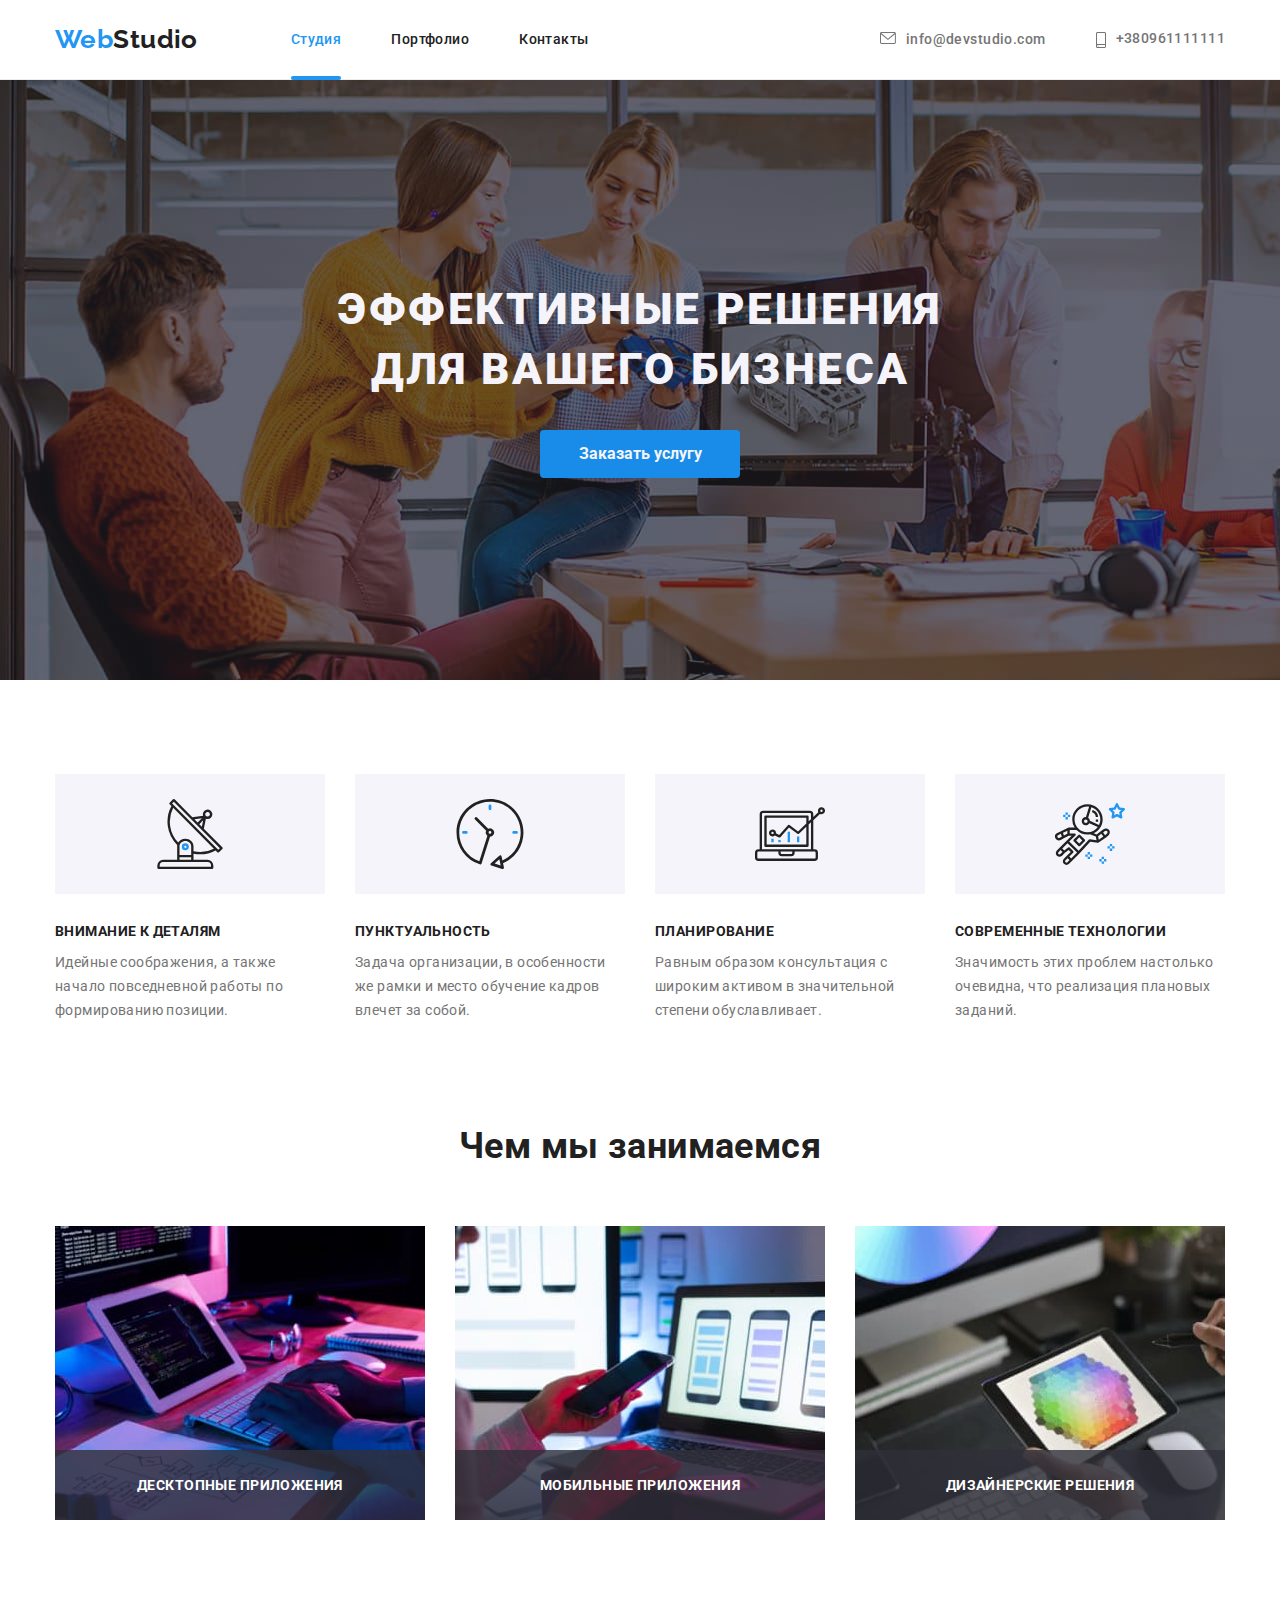
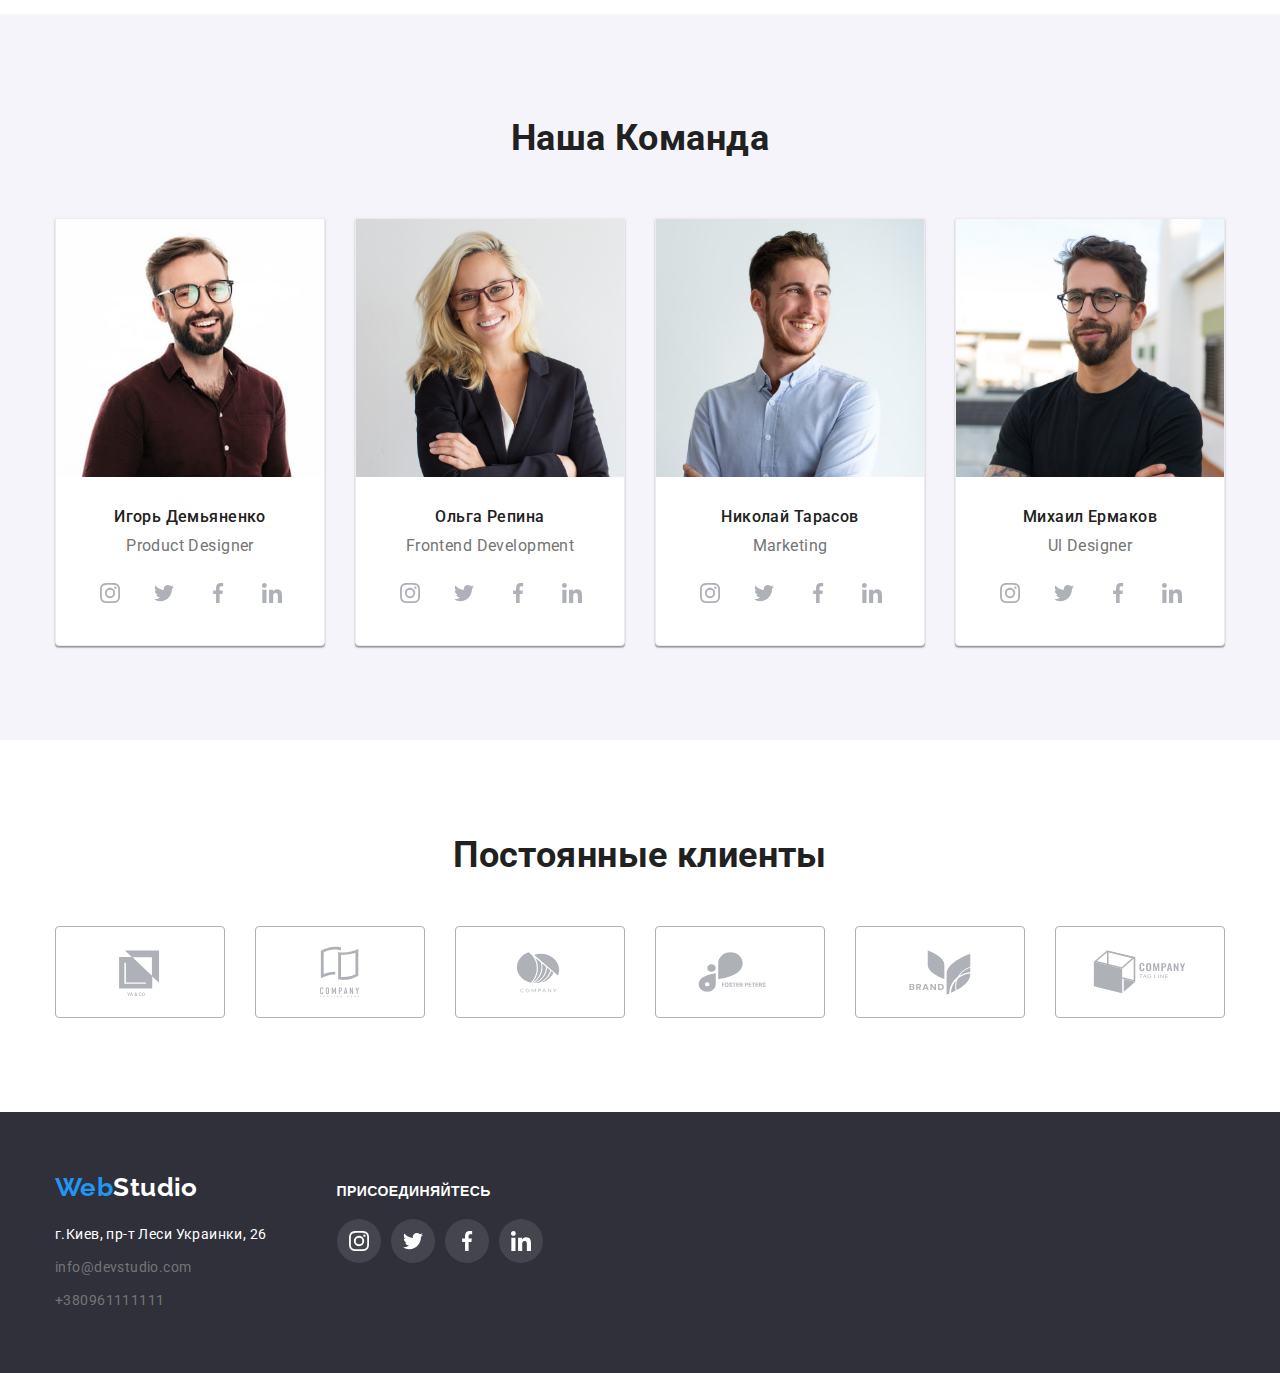
<file: index.html>
<!DOCTYPE html>
<html lang="ru">
  

   <head>
    <meta charset="UTF-8">
    <meta http-equiv="X-UA-Compatible" content="IE=edge">
    <meta name="viewport" content="width=device-width, initial-scale=1.0">
    <title>Document</title>
    <link rel="preconnect" href="https://fonts.googleapis.com">
    <link rel="preconnect" href="https://fonts.gstatic.com" crossorigin>
    <link rel="preconnect" href="https://fonts.googleapis.com"> 
    <link rel="preconnect" href="https://fonts.gstatic.com" crossorigin> 
    <link href="https://fonts.googleapis.com/css2?family=Raleway:wght@700&family=Roboto:wght@400;500;700;900&display=swap" rel="stylesheet">

      <! -- modern-normalize -- >
    
    <link rel="stylesheet" href="https://cdnjs.cloudflare.com/ajax/libs/modern-normalize/1.0.0/modern-normalize.min.css"/>
    
     <! -- Мои стили -- >

    <link rel="stylesheet" href="./css/styles.css ">
   </head>
 <body>
   
    <! -- header -- >

      <header class="header">
        <div class="container header-container">
          <nav class="header-nav">
            <a href="/index.html" class="logotype-link">Web<span class="logotype-link-studio">Studio</span></a>
      
            <ul class="list-text">
              <li class="list-about"><a class="text-item-studio current" href="./index.html">Студия</a></li>
              <li class="list-about"><a class="text-item" href="./portfolio.html">Портфолио</a></li>
              <li class="list-about"><a class="text-item" href="Контакты">Контакты</a></li>
            </ul>
          </nav>
          <ul class="list-text-about">
            <li class="list-item"><a class="text-item-about" href="mailto:info@devstudio.com">
                <svg class="icon-email">
                  <use href="./image/icons.svg#envelope"></use>
                </svg>
                info@devstudio.com</a></li>
            <li class="list-item"><a class="text-item-about" href="tel:+380961111111">
                <svg class="icon-phone">
                  <use href="./image/icons.svg#smartphone"></use>
                </svg>
                +380961111111</a></li>
          </ul>
        </div>
      </header>

    <! -- Оглавление -- >
        
      <section class="hero-title overlay">
        <div class="container">
          <h1 class="hero-list">Эффективные решения для вашего бизнеса</h1>
            <button class="button" type="button" data-modal-open>Заказать услугу</button>
        </div>
      </section>


    <! -- Часть с блоками -- >

   <section class="section"> 
    <div class="container">
     <h2 class="content visually-hidden">Наши свойства</h2>
      <ul class="nav-list">
        <li class="hero-background">
          <div class="hero-substrate">
            <svg width=70px height=70px class="preferences-icon">
              <use href="./image/icons.svg#antenna"></use>
            </svg>
          </div>
          <h3 class="content-about">ВНИМАНИЕ К ДЕТАЛЯМ</h3><p class="content-item">Идейные соображения, а также начало повседневной работы по формированию позиции.</p>
          </li>
        <li class="hero-background">
          <div class="hero-substrate">
            <svg width=70px height=70px class="preferences-icon">
              <use href="./image/icons.svg#clock"></use>
            </svg>
          </div>
          <h3 class="content-about">ПУНКТУАЛЬНОСТЬ</h3><p class="content-item">Задача организации, в особенности же рамки и место обучение кадров влечет за собой.</p>
          </li>
        <li class="hero-background">
          <div class="hero-substrate">
            <svg width=70px height=70px class="preferences-icon">
              <use href="./image/icons.svg#diagram"></use>
            </svg>
          </div>
          <h3  class="content-about">ПЛАНИРОВАНИЕ</h3><p class="content-item">Равным образом консультация с широким активом в значительной степени обуславливает.</p>
          </li>
        <li class="hero-background">
          <div class="hero-substrate">
            <svg width=70px height=70px class="preferences-icon">
              <use href="./image/icons.svg#astronaut"></use>
            </svg>
          </div>
          <h3 class="content-about">СОВРЕМЕННЫЕ ТЕХНОЛОГИИ</h3><p class="content-item">Значимость этих проблем настолько очевидна, что реализация плановых заданий.</p>
          </li>
      </ul>
    </div>
 </section>

    <! -- Чем мы занимаемся -- >

    <section class="section-work">
      <div class="container">
        <h2 class="section-work-title"> Чем мы занимаемся </h2>
          <ul class="doing-image"> 
            <li class="doing-thumb">
              <img class="about-photo" src="./image/img-6.jpg" alt="programer-working-his-desk-office"
                width="370" height="294">
                <p class="doing-lable">Десктопные приложения</p>
            </li>
            <li class="doing-thumb">
              <img class="about-photo" src="./image/img-4.jpg" alt="designers-are-developingis-working"
                width="370" height="294">
                <p class="doing-lable">Мобильные приложения</p>
            </li>
            <li class="doing-thumb">
              <img class="about-photo" src="./image/img-5.jpg" alt="creative-artist-web-design-with-working"
                width="370" height="294">
                <p class="doing-lable">Дизайнерские решения</p>
            </li>
          </ul>
      </div>
    </section>

    <! -- Наша команда -- >

 <section class="section section-team">
    <div class="container">
 <h3 class="pre-team"> Наша Команда</h3>
  <ul class="team"> 
    <li class="team-item">
      <img class="team-photo" src="./image/img-3.jpg" alt="Игорь Демченко Product Designer" width="270" height="260">
        <div class="team-list">
        <h3 class="team-name">Игорь Демьяненко</h3>
        <p class="section-about">Product Designer</p>
        <ul class="team-links">
          <li><a class="team-link" href="">
              <svg class="team-icon" width="20">
                <use href="./image/icons.svg#instagram"></use>
              </svg>
            </a></li>
          <li><a class="team-link" href="">
              <svg class="team-icon" width="20">
                <use href="./image/icons.svg#twitter"></use>
              </svg>
            </a></li>
          <li><a class="team-link" href="">
              <svg class="team-icon" width="20">
                <use href="./image/icons.svg#facebook"></use>
              </svg>
            </a></li>
          <li>
            <a class="team-link" href="">
              <svg class="team-icon" width="20">
                <use href="./image/icons.svg#linkedin"></use>
              </svg>
            </a>
          </li>
        </ul>
        </div>
      </li>
    <li class="team-item"> 
      <img class="team-photo" src="./image/img-2.jpg" alt="Ольга Репина Frontend Development" width="270" height="260">
        <div  class="team-list">
       <h3 class="team-name">Ольга Репина</h3>
       <p  class="section-about">Frontend Development</p>
      <ul class="team-links">
        <li><a class="team-link" href="">
            <svg class="team-icon" width="20" height="20">
              <use href="./image/icons.svg#instagram"></use>
            </svg>
          </a></li>
        <li><a class="team-link" href="">
            <svg class="team-icon" width="20" height="20">
              <use href="./image/icons.svg#twitter"></use>
            </svg>
          </a></li>
        <li><a class="team-link" href="">
            <svg class="team-icon" width="20" height="20">
              <use href="./image/icons.svg#facebook"></use>
            </svg>
          </a></li>
        <li>
          <a class="team-link" href="">
            <svg class="team-icon" width="20" height="20">
              <use href="./image/icons.svg#linkedin"></use>
            </svg>
          </a>
        </li>
      </ul>
      </div>
      </li>
   
   <li class="team-item">
       <img class="team-photo" src="./image/img-1.jpg" alt="Николая Тарасов Marketing" width="270" height="260">
        <div  class="team-list">
      <h3 class="team-name">Николай Тарасов</h3>
      <p  class="section-about">Marketing</p>
      <ul class="team-links">
        <li><a class="team-link" href="">
            <svg class="team-icon" width="20" height="20">
              <use href="./image/icons.svg#instagram"></use>
            </svg>
          </a></li>
        <li><a class="team-link" href="">
            <svg class="team-icon" width="20" height="20">
              <use href="./image/icons.svg#twitter"></use>
            </svg>
          </a></li>
        <li><a class="team-link" href="">
            <svg class="team-icon" width="20" height="20">
              <use href="./image/icons.svg#facebook"></use>
            </svg>
          </a></li>
        <li>
          <a class="team-link" href="">
            <svg class="team-icon" width="20" height="20">
              <use href="./image/icons.svg#linkedin"></use>
            </svg>
          </a>
        </li>
      </ul>
      </div>
      </li>
    
   <li class="team-item" >
       <img class="team-photo" src="./image/img.jpg" alt="Михаил Ермаков Ul Designer" width="270" height="260">
        <div  class="team-list">
      <h3 class="team-name">Михаил Ермаков</h3>
      <p  class="section-about">Ul Designer</p>
      <ul class="team-links">
        <li><a class="team-link" href="">
            <svg class="team-icon" width="20" height="20">
              <use href="./image/icons.svg#instagram"></use>
            </svg>
          </a></li>
        <li><a class="team-link" href="">
            <svg class="team-icon" width="20" height="20">
              <use href="./image/icons.svg#twitter"></use>
            </svg>
          </a></li>
        <li><a class="team-link" href="">
            <svg class="team-icon" width="20" height="20">
              <use href="./image/icons.svg#facebook"></use>
            </svg>
          </a></li>
        <li>
          <a class="team-link" href="">
            <svg class="team-icon" width="20" height="20">
              <use href="./image/icons.svg#linkedin"></use>
            </svg>
          </a>
        </li>
      </ul>
      </div>
   </li>
   </ul>
  </div>
 </section>

 <! -- our clients -- >


<section class="section clients ">
  <div class="container clients">
    <h2 class="section-title">Постоянные клиенты</h2>
    <ul class="clients-list">
      <li class="client-item">
        <a class="client-link" href="">
          <svg width="106" height="60" class="icon-client">
            <use href="./image/icons.svg#Logo-one"></use>
          </svg>
        </a>
      </li>
      <li class="client-item">
        <a class="client-link" href="">
          <svg width="106" height="60" class="icon-client">
            <use href="./image/icons.svg#Logo-two"></use>
          </svg>
        </a>
      </li>
      <li class="client-item">
        <a class="client-link" href="">
          <svg width="106" height="60" class="icon-client">
            <use href="./image/icons.svg#Logo-three"></use>
          </svg>
        </a>
      </li>
      <li class="client-item">
        <a class="client-link" href="">
          <svg width="106" height="60" class="icon-client">
            <use href="./image/icons.svg#Logo-four"></use>
          </svg>
        </a>
      </li>
      <li class="client-item">
        <a class="client-link" href="">
          <svg width="106" height="60" class="icon-client">
            <use href="./image/icons.svg#Logo-five"></use>
          </svg>
        </a>
      </li>
      <li class="client-item">
        <a class="client-link" href="">
          <svg width="106" height="60" class="icon-client">
            <use href="./image/icons.svg#Logo-six"></use>
          </svg>
        </a>
      </li>
    </ul>
  </div>
</section>

    <! -- footer -- >

  <footer class="footer-section">
    <div class="container footer">
      <div class="footer-logo">
      <a href="index.html" class="logotype-link-footer">Web<span class="logotype-link-studio2">Studio</span></a>
        <ul class="footer-list">
          <li>
            <a class="footer-item-adress" href="">г.Киев, пр-т Леси Украинки, 26 </a>
          </li>
          <li>
            <a class="footer-item" href=" mailto:info@devstudio.com">info@devstudio.com</a>
          </li>
          <li>
            <a class="footer-item" href="tel:+380961111111">+380961111111</a>
          </li>
        </ul>
      </div>        
         
      <! -- Присоединяйтесь -- >
  

      <div class="join-link">
        <p class="footer-join">Присоединяйтесь</p>
        <ul class="footer-links">
          <li><a class="footer-link" href="">
              <svg class="icon-footer" width=44px>
                <use href="./image/icons.svg#instagram"></use>
              </svg>
            </a></li>
          <li><a class="footer-link" href=""><svg class="icon-footer" width=20px>
                <use href="./image/icons.svg#twitter"></use>
              </svg></a></li>
          <li><a class="footer-link" href=""><svg class="icon-footer" width=20px>
                <use href="./image/icons.svg#facebook"></use>
              </svg></a></li>
          <li><a class="footer-link" href=""><svg class="icon-footer" width=20px>
                <use href="./image/icons.svg#linkedin"></use>
              </svg></a></li>
        </ul>
      </div>
    </div>
  </footer>

<div class="backdrop is-hidden" data-modal>
  <div class="modal">
    <button class="modal-button" data-modal-close><svg class="modal-close" width=18px height=18px>
        <use href="./image/icons.svg#close-black"></use>
      </svg>

    </button>
  </div>
</div>

<script src="./js/modal.js"></script>

 </body>
 </html>
</file>
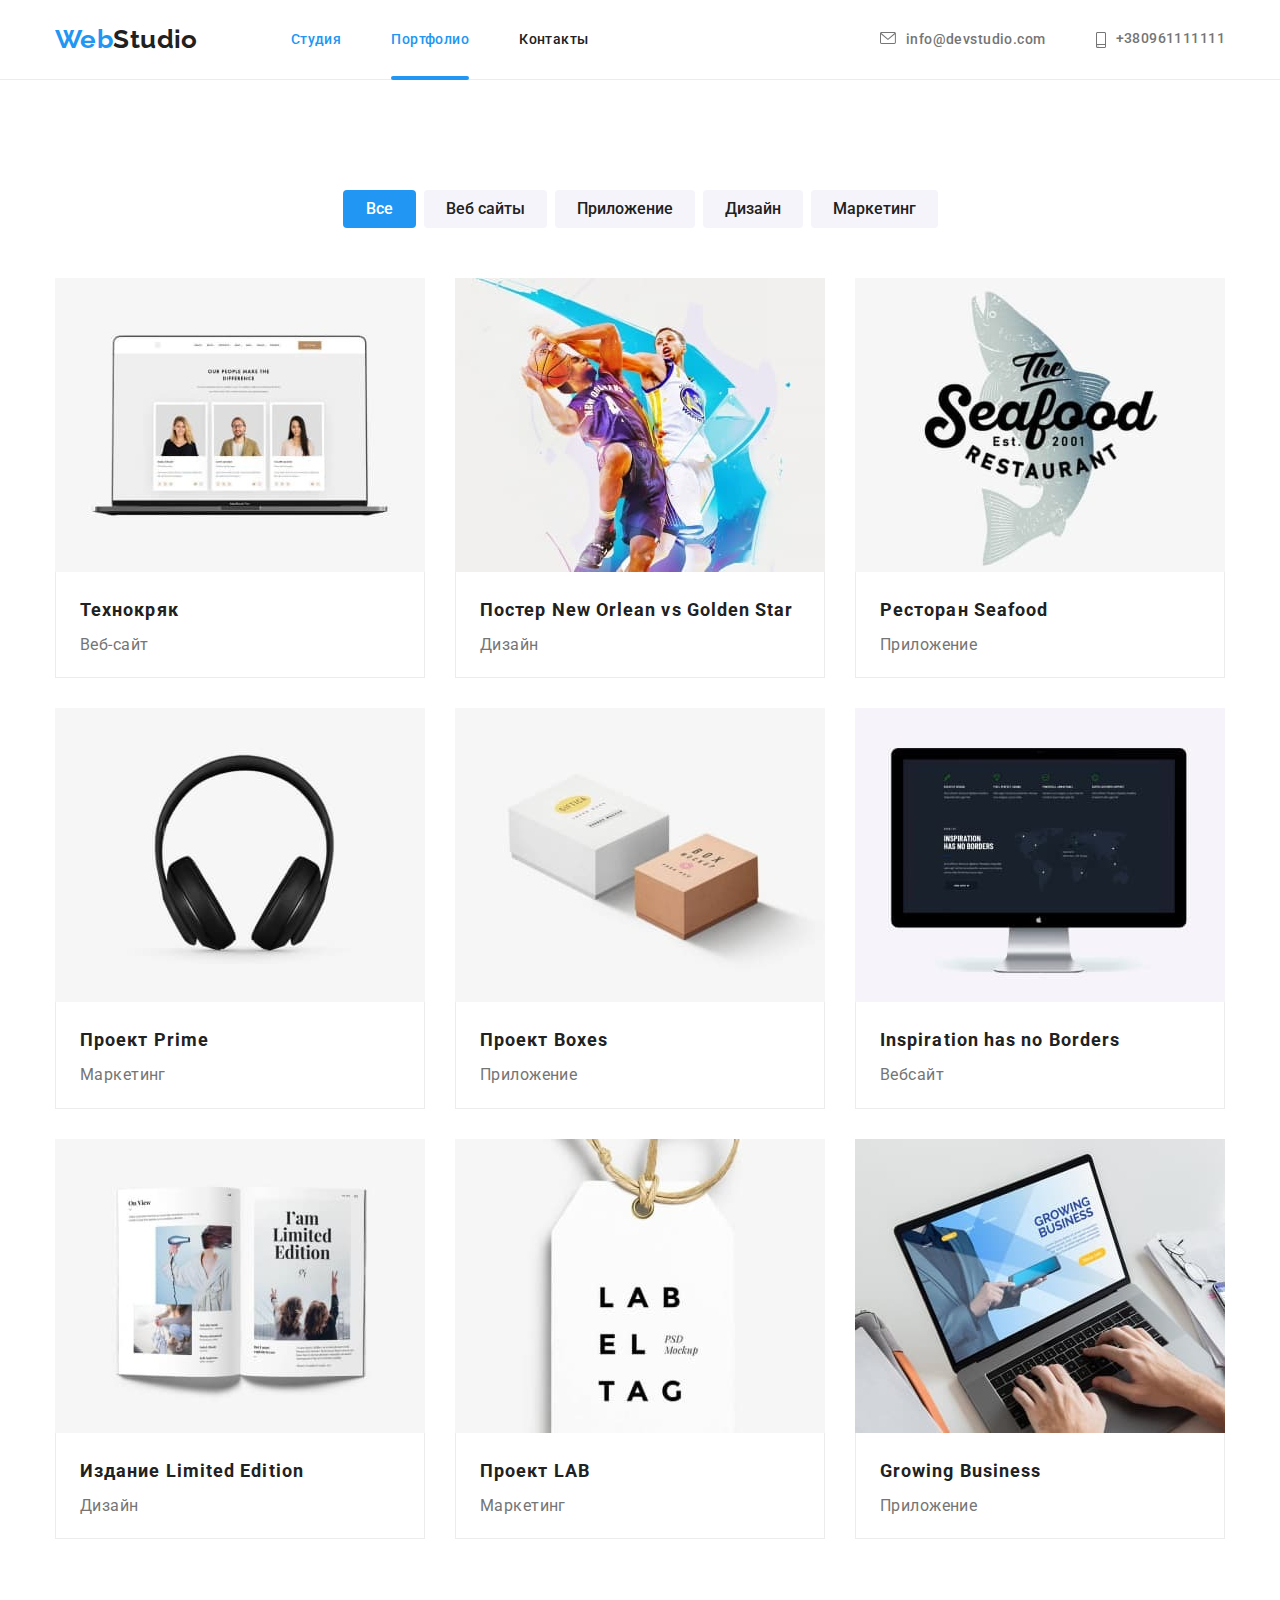
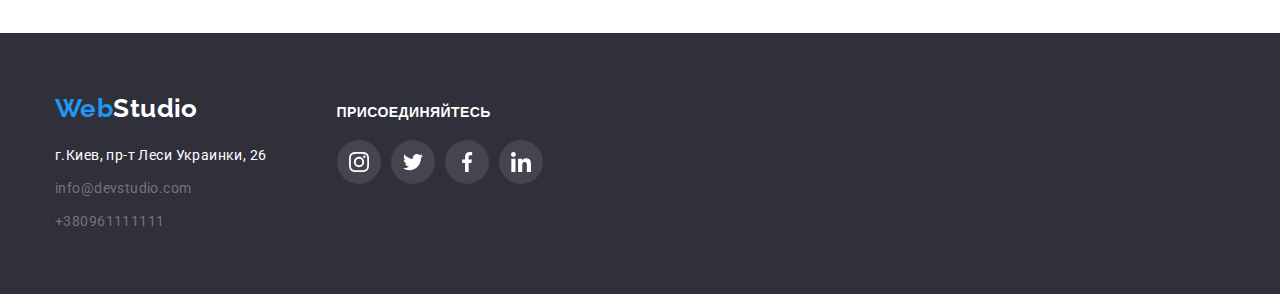
<file: portfolio.html>
<!DOCTYPE html>
<html lang="ru">
    <head>
    <meta charset="UTF-8">
    <meta http-equiv="X-UA-Compatible" content="IE=edge">
    <meta name="viewport" content="width=device-width, initial-scale=1.0">
    <title>Portfolio</title>
    <link rel="preconnect" href="https://fonts.googleapis.com">
    <link rel="preconnect" href="https://fonts.gstatic.com" crossorigin>
    <link rel="preconnect" href="https://fonts.googleapis.com">
    <link rel="preconnect" href="https://fonts.gstatic.com" crossorigin>
    <link href="https://fonts.googleapis.com/css2?family=Raleway:wght@700&family=Roboto:wght@400;500;700;900&display=swap"
      rel="stylesheet">

     <! -- modern-normalize -- >
 
     <link rel="stylesheet" href="https://cdnjs.cloudflare.com/ajax/libs/modern-normalize/1.0.0/modern-normalize.min.css" />

     <! -- Мои стили -- >

     <link rel="stylesheet" href="./css/styles.css">
    </head>
  <body>
  
    <! -- header -- >

    <header class="header">
      <div class="container header-container">
        <nav class="header-nav">
          <a href="/index.html" class="logotype-link">Web<span class="logotype-link-studio">Studio</span></a>
    
          <ul class="list-text">
            <li class="list-about"><a class="text-item-studio" href="./index.html">Студия</a></li>
            <li class="list-about"><a class="text-item current" href="./portfolio.html">Портфолио</a></li>
            <li class="list-about"><a class="text-item" href="Контакты">Контакты</a></li>
          </ul> 
        </nav>
        <ul class="list-text-about">
          <li class="list-item"><a class="text-item-about" href="mailto:info@devstudio.com">
            <svg class="icon-email">
              <use href="./image/icons.svg#envelope"></use>
            </svg>
            info@devstudio.com</a></li>
          <li class="list-item"><a class="text-item-about" href="tel:+380961111111">
            <svg class="icon-phone">
              <use href="./image/icons.svg#smartphone"></use>
            </svg>
            +380961111111</a></li>
        </ul>
      </div>
    </header>

    <! -- кнопки -- >
 
      <main>
        <section class="section">
        <h1 class="projects-section visually-hidden">Наши проэкты></h1>
          <ul class="button-list">
            <li class="button-link"><button class="button-head" type="button">Все</button></li>
            <li class="button-link"><button class="button-header" type="button">Веб сайты</button></li>
            <li class="button-link"><button class="button-header" type="button">Приложение</button></li>
            <li class="button-link"><button class="button-header" type="button">Дизайн</button></li>
            <li class="button-link"><button class="button-header" type="button">Маркетинг</button></li>
          </ul>
        
      
    <! -- карточки -- >

      
        <div class="container">
        <ul class="contact-list">
         <li class="cards">
            <a  class="about-item" href="Технокряк">
              <div class="thumb-port">
              <img  src="./image/Технокряк.jpg" alt="Технокряк" width="370" height="294">
              <div class="thumb-overlay"> 
                <p class="port-overlay"> Технокряк это современная площадка распространения коронавируса. Компании используют эту
                платформу для цифрового
                шпионажа и атак на защищённые сервера конкурентов</p>
              </div>
              </div>
              <div class="card-list">
              <h2 class="card-title">Технокряк</h2>
              <p class="about-list">Веб-сайт</p>
              </div>
            </a>
         </li>

         <li class="cards">
           <a class="about-item" href="Постер New Orlean vs Golden Star">
            <div class="thumb-port">
              <img src="./image/Постер New Orlean vs Golden Star.jpg" alt="Постер New Orlean vs Golden Star" width="370" height="294">
                <div class="thumb-overlay">
                  <p class="port-overlay">Если бы программисты были врачами, им бы говорили «У меня болит нога», а они отвечали «Ну не знаю, у меня такая же нога,
                  а ничего не болит». </p>
                </div>
                </div>
              <div class="card-list">
                <h2 class="card-title">Постер New Orlean vs Golden Star</h2>
                <p class="about-list">Дизайн</p>
                </div>
                </a>
         </li>

        <li class="cards">
          <a class="about-item" href="Ресторан Seafood">
            <div class="thumb-port">
              <img src="./image/Ресторан Seafood.jpg" alt="Ресторан Seafood" width="370" height="294">
              <div class="thumb-overlay">
                <p class="port-overlay">Работа программиста и шамана имеет много общего - оба бормочут непонятные слова, совершают непонятные действия и не
                могут объяснить, как оно работает. </p>
              </div>
              </div>
              <div class="card-list">
              <h2 class="card-title">Ресторан Seafood</h2>
              <p class="about-list">Приложение</p>
              </div>
              </a>
        </li>

        <li class="cards">
          <a class="about-item" href="Проект Prime">
            <div class="thumb-port">
              <img src="./image/Проект Prime.jpg" alt="Проект Prime" width="370" height="294">
              <div class="thumb-overlay">
                <p class="port-overlay">Заболела жена программиста. Чихает, насморк у нее. Звонит ее подруга. Трубку берёт муж:
                - Сергей, привет. Как себя Ира чувствует?
                - Изображение неплохое, а вот звук неважный. </p>
              </div>
              </div>
              <div class="card-list">
              <h2 class="card-title">Проект Prime</h2>
              <p class="about-list">Маркетинг</p>
              </div>
              </a>
          </li>

          <li class="cards">
            <a class="about-item" href="Проект Boxes">
              <div class="thumb-port">
              <img src="./image/Проект Boxes.jpg" alt="Проект Boxes" width="370" height="294">
              <div class="thumb-overlay">
                <p class="port-overlay">К бухгалтерам пришёл программист чего то исправлять в программе. Спрашивает:
                - У вас моносеть? — нормальный вопрос системщика.
                Бухгалтера, от души:
                — Можно, садись. </p>
              </div>
              </div>
              <div class="card-list">
              <h2 class="card-title">Проект Boxes</h2>
              <p class="about-list">Приложение</p>
              </div>
              </a>
        </li>

        <li class="cards">
          <a class="about-item" href="Inspiration has no Borders">
            <div class="thumb-port">
              <img src="./image/Inspiration has no Borders.jpg" alt="Inspiration has no Borders" width="370" height="294">
              <div class="thumb-overlay">
                <p class="port-overlay">Объявление: 55-летняя женщина, мать троих программистов, просит кого-нибудь не психованного научить ее интернету.</p>
              </div>
              </div>
              <div class="card-list">
              <h2 class="card-title">Inspiration has no Borders</h2>
              <p class="about-list">Вебсайт</p>
              </div>
              </a>
        </li>

        <li class="cards">
          <a class="about-item" href="Издание Limited Edition">
            <div class="thumb-port">
                  <img src="./image/Издание Limited Edition.jpg" alt="Издание Limited Edition" width="370" height="294">
              <div class="thumb-overlay">
                <p class="port-overlay">- Вчера долго пыталась объяснить бабуле, что работаю программистом
                - Удалось?
                - Короче, сошлись на том, что чиню телевизоры и развожу мышей </p>
              </div>
              </div>
                  <div class="card-list">
              <h2 class="card-title">Издание Limited Edition</h2>
              <p class="about-list">Дизайн</p>
              </div>
              </a>
        </li>

        <li class="cards">
          <a class="about-item" href="Проект LAB">
            <div class="thumb-port">
                  <img src="./image/Проект LAB.jpg" alt="Проект LAB" width="370" height="294">
              <div class="thumb-overlay">
                <p class="port-overlay">- Тяжело быть программистом. Приходишь отдохнуть к людям в гости, а тебе сразу показывают домашний компьютер и просят
                разобраться с его проблемами.
                - Представляю каково проктологам. </p>
              </div>
              </div>
                  <div class="card-list">
                <h2 class="card-title">Проект LAB</h2>
              <p class="about-list">Маркетинг</p>
              </div>
              </a>
        </li>

        <li class="cards">
          <a class="about-item" href="Growing Business">
            <div class="thumb-port">
              <img src="./image/Growing Business.jpg" alt="Growing Business" width="370" height="294">
              <div class="thumb-overlay">
                <p class="port-overlay">- Почему ваши дети все время ссорятся?
                - Kонфликт версий, - отвечает программист. </p>
              </div>
              </div>
              <div class="card-list">
              <h2 class="card-title">Growing Business</h2>
              <p class="about-list">Приложение</p>
              </div>
              </a>
            </li>
          </ul>
        </div>
        </section>
        </main> 

         <! -- footer -- >
        
        <footer class="footer-section">
          <div class="container footer">
            <div class="footer-logo">
              <a href="index.html" class="logotype-link-footer">Web<span class="logotype-link-studio2">Studio</span></a>
              <address>
                <ul class="footer-list">
                  <li>
                    <a class="footer-item-adress" href="Киев, пр-т Леси Украинки,26">г.Киев, пр-т Леси Украинки, 26 </a>
                  </li>
                  <li>
                    <a class="footer-item" href=" mailto:info@devstudio.com">info@devstudio.com</a>
                  </li>
                  <li>
                    <a class="footer-item" href="tel:+380961111111">+380961111111</a>
                  </li>
                </ul>
            </div>
            </address>
        
            <! -- присоединяйтесь -- >
        
            <div class="join-link">
              <h3 class="footer-join">Присоединяйтесь</h3>
              <ul class="footer-links">
                <li><a class="footer-link" href="">
                    <svg class="icon-footer" width=44px heigth=44px>
                      <use href="./image/icons.svg#instagram"></use>
                    </svg>
                  </a></li>
                <li><a class="footer-link" href=""><svg class="icon-footer" width=20px heigth=20px>
                      <use href="./image/icons.svg#twitter"></use>
                    </svg></a></li>
                <li><a class="footer-link" href=""><svg class="icon-footer" width=20px heigth=20px>
                      <use href="./image/icons.svg#facebook"></use>
                    </svg></a></li>
                <li><a class="footer-link" href=""><svg class="icon-footer" width=20px heigth=20px>
                      <use href="./image/icons.svg#linkedin"></use>
                    </svg></a></li>
              </ul>
            </div>
          </div>
        </footer>
</body>
</html>
</file>
<file: css/styles.css>
:root {
    --main-bg-color: #2196f3;
    --background-color: #fff;
    --font-color: #212121;
    --item-color: #757575;
    --btn-color: #f5f4fa;
    --footer-bg-color: #2f303a;
    --header-bord-color: #ececec;
    --icon-team-color: #afb1b8;
    --hero-button-hover: #188ce8;
}

/* -------- style reset --------*/

p,
h1,
h2,
h3,
h4,
h5,
h6 {
    margin: 0; }

ul,
ol {
    margin: 0;
    padding: 0;
}

img {
    display: block;
    max-width: 100%;
    height: auto;
}

body {
    background-color: var(--background-color);
    color: var(--font-color);
    font-family: Roboto, sans-serif;
    font-size: 14px;
    line-height: 1.14;
    letter-spacing: 0.03em;
}

/*-------- утилиты -------- */

.visually-hidden {
    position: absolute;
    width: 1px;
    height: 1px;
    margin: -1px;
    padding: 0;
    overflow: hidden;
    border: 0;
    clip: rect(0 0 0 0);
}

/*-------- контейнер -------- */

.container {
    width: 1200px;
    padding-left: 15px;
    padding-right: 15px;
    margin-left: auto;
    margin-right: auto;
}

.section {
    padding-top: 94px;
    padding-bottom: 94px;
}

/*-------- header --------*/

.header {
    border-bottom: 1px solid var(--header-bord-color);
    height: 80px;
    display: flex;
    align-items: center;
}

.header-container {
    display: flex;
    align-items: center;
    height: 80px;
}

.header-contact {
    display: flex;
}

.header-nav,
.logotype-link {
    display: flex;
    align-items: center;
    font-weight: 700;
    font-size: 26px;
    line-height: 1.19;
    color: var(--background-color);
    text-decoration: none;
}

.logotype-link {
    color: var(--main-bg-color);
    text-decoration: none;
    font-family: raleway;
}

.logotype-link-studio {
    display: flex;
    color: var(--font-color);
    text-decoration: none;
}

.logotype-link-footer {
    display: flex;
    align-items: center;
    font-weight: 700;
    font-size: 26px;
    line-height: 1.19;
    text-decoration: none;
    color: var(--main-bg-color);
    text-decoration: none;
    font-family: raleway;
    margin-bottom: 20px;
}

.list-text {
    display: flex;
    margin-left: 93px;
}

.list-about,
.text-item-studio {
    color: var(--main-bg-color);
    text-decoration: none;
}

/*.list-about {
    color: var(--main-bg-color);
    text-decoration: none;
}*/

.list-text-about {
    display: flex;
    align-items: center;
    margin-left: auto;
    list-style: none;
}

.list-item:not(:last-child) {
    margin-right: 50px;
}

.text-item {
    font-weight: 500;
    color: var(--font-color);
    text-decoration: none;
    margin-left: 50px;
    transition: color 250ms cubic-bezier(0.4, 0, 0.2, 1);
}
.text-item-about {
    display: flex;
    text-align: center;
    font-weight: 500;
    font-size: 14px;
    line-height: 1.14;
    color: var(--font-color);
    text-decoration: none;
    color: var(--item-color);
    transition: color 250ms cubic-bezier(0.4, 0, 0.2, 1);
}

.logotype-link:hover,
.logotype-link:focus,
.logotype-link-studio:hover,
.logotype-link-studio:focus,
.logotype-link-studio2:hover,
.logotype-link-studio2:focus,
.text-item-studio:hover,
.text-item:hover,
.text-item-about:hover,
.footer-item:hover,
.footer-item:focus,
.footer-item-abouthover,
.footer-item-about:focus {
    text-decoration: none;
    color: var(--main-bg-color);
}

.text-item-about:hover .icon-email,
.text-item-about:focus .icon-email {
    fill: var(--main-bg-color);
    transition: color 250ms cubic-bezier(0.4, 0, 0.2, 1);
}

.text-item-about:hover .icon-phone,
.text-item-about:focus .icon-phone {
    fill: var(--main-bg-color);
    transition: color 250ms cubic-bezier(0.4, 0, 0.2, 1);
}

.list,
.nav-list,
.list-text {
    font-family: Roboto;
    font-weight: 500;
    font-size: 14px;
    line-height: 1.14;
    list-style: none;
    text-decoration: none;
    align-items: center;
}

.icon-email {
    width: 16px;
    height: 12px;
    margin-right: 10px;
    align-self: baseline;
    fill: var(--item-color);
}

.icon-phone {
    width: 10px;
    height: 16px;
    margin-top: 1px;
    margin-right: 10px;
    align-items: center;
    fill: var(--item-color);
}

.text-item-studio.current {
    position: relative;
    color: var(--main-bg-color);
    display: block;
    padding-top: 32px;
    padding-bottom: 32px;
}

.text-item.current {
    position: relative;
    color: var(--main-bg-color);
    display: block;
    padding-top: 32px;
    padding-bottom: 32px;
}

.text-item-studio.current::after,
.text-item.current::after {
    content: "";
    position: absolute;
    display: block;
    width: 100%;
    height: 4px;
    background: var(--main-bg-color);
    border-radius: 2px;
    opacity: 1;
    bottom: -1px;
    left: 0;
    transition: color 250ms cubic-bezier(0.4, 0, 0.2, 1);
}

/*-------- оглавление --------*/

.hero-title {
    background-color: var(--footer-bg-color);
    text-align: center;
    padding-top: 200px;
    padding-bottom: 200px;
}

.hero-list {
    color: var(--btn-color);
    font-weight: 900;
    font-size: 44px;
    line-height: 1.36;
    margin: auto;
    width: 696px;
    letter-spacing: 0.06em;
    text-transform: uppercase;
    width: 696px;
}

.button {
    color: var(--btn-color);
    background-color: var(--hero-button-hover);
    font-family: inherit;
    font-weight: 700;
    font-size: 16px;
    line-height: 1.8;
    /*border-radius: 4px;*/
    /*padding: 10px 32px;*/
    cursor: pointer;
    /*border: none;*/
    margin-top: 30px;
    /*display: inline-block;*/
    border-radius: 4px;
    /* min-width: 70px; */
    /*text-align: center;*/

    padding: 6px 22px;
    transition-property: background-color;
    transition-duration: 250ms;
    transition-timing-function: cubic-bezier(0.4, 0, 0.2, 1);
    transition-property: background-color;
}

.button:hover,
.button:focus {
    background-color: var(--main-bg-color);
    color: var(--background-color);
    box-shadow: 0px 3px 1px rgba(0, 0, 0, 0.1), 0px 1px 2px rgba(0, 0, 0, 0.08),
        0px 2px 2px rgba(0, 0, 0, 0.12);
    border-radius: 4px;
}

.overlay {
    max-width: 1600px;
    height: 600px;
    margin: 0 auto;
    background-image: linear-gradient(
            to right,
            rgba(47, 48, 58, 0.4),
            rgba(47, 48, 58, 0.4)
        ),
        url("../image/hero-bck.jpg");
}

/*-------- Часть с блоками --------*/

.nav-list {
    display: flex;
    justify-content: space-between;
}

.nav-list .content-about {
    color: var(--title-text-colour);
    line-height: 1.14;
    text-transform: uppercase;
    margin-bottom: 10px;
}

.hero-background {
    width: 270px;
}

.content-about {
    font-size: 14px;
    font-weight: 700;
    line-height: 1.14;
    text-transform: uppercase;
    color: var(--font-color);
    width: 270px;
}

.content-item {
    line-height: 1.71;
    color: var(--item-color);
    font-style: normal;
    font-weight: normal;
    font-size: 14px;
    line-height: 24px;
    text-align: left;
    letter-spacing: 0.03em;
}

.hero-substrate {
    display: flex;
    width: 100%;
    height: 120px;
    background-color: var(--btn-color);
    align-items: center;
    justify-content: center;
    margin-bottom: 30px;
}

/*-------- Чем мы занимаемся --------*/

.section-work {
    margin-bottom: 94px;
    padding-top: 0;
}

.doing-image {
    list-style: none;
    display: flex;
    justify-content: space-between;
}

.doing-thumb {
    position: relative;
}

.doing-lable {
    display: flex;
    align-items: center;
    justify-content: center;
    position: absolute;
    bottom: 0;
    width: 100%;
    height: 70px;
    left: 0;
    background-color: rgba(47, 48, 58, 0.8);
    font-weight: 700;
    line-height: calc(14 / 16);
    text-align: center;
    text-transform: uppercase;
    color: var(--background-color);
}
.about-photo {
    display: block;
}

/*-------- Наша команда --------*/

.section-team {
    background-color: var(--btn-color);
}

.pre-team {
    margin-bottom: 50px;
    font-style: normal;
    font-weight: 700;
    font-size: 36px;
    line-height: 1.67;
    color: var(--font-color);
    text-align: center;
}

.team {
    display: flex;
    flex-wrap: wrap;
    margin-right: -30px;
    list-style: none;
}
.team > .team-item {
    flex-basis: calc(100% / 4 - 30px);
    margin-right: 30px;
    border-width: 1px;
    border-style: solid;
    border-color: var(--header-bord-color);
    background-color: var(--background-color);
    border-radius: 10px;
}

.section-work-title {
    font-style: normal;
    font-weight: 700;
    font-size: 36px;
    line-height: 1.67;
    color: var(--font-color);
    text-align: center;
    padding-top: 0;
    margin-bottom: 50px;
}
.team-name {
    font-weight: 500;
    font-size: 16px;
    line-height: 1.19;
    color: var(--font-color);
}

.team-list {
    padding: 30px 32px 30px 32px;
    text-align: center;
}
.section-about {
    font-weight: normal;
    font-size: 16px;
    line-height: 1.19;
    color: var(--item-color);
    margin-top: 10px;
}

.team-links {
    display: flex;
    align-items: center;
    margin: 16px 0px 0px 0px;
    list-style: none;
}

.team-link {
    display: flex;
    width: 44px;
    height: 44px;
    padding: 0px;
    border-radius: 50%;
    align-items: center;
    justify-content: center;
    color: var(--icon-team-color);
    margin-right: 10px;
}

.team-icon {
    fill: currentColor;
    transition: fill 250ms cubic-bezier(0.4, 0, 0.2, 1);
}


}
.team {
    display: flex;
    flex-wrap: wrap;
    margin-right: -30px;
}
.team > .team-item {
    flex-basis: calc(100% / 4 - 30px);
    margin-right: 30px;
    border-width: 1px;
    border-style: solid;
    border-color: var(--header-bord-color);
    background-color: var(--background-color);
    overflow: hidden;
    border-radius: 1px;
    box-shadow: 0px 1px 3px rgb(0 0 0 / 12%), 0px 1px 1px rgb(0 0 0 / 14%),
        0px 2px 1px rgb(0 0 0 / 20%);
    border-radius: 0px 0px 4px 4px;
}

.team-link.linkedin {
    margin-right: 0px;
}
.team-link {
    display: flex;
    width: 44px;
    height: 44px;
    padding: 0px;
    border-radius: 50%;
    align-items: center;
    justify-content: center;
    color: var(--icon-team-color);
    margin-right: 10px;
    transition: color 250ms cubic-bezier(0.4, 0, 0.2, 1);
  }

.team-link:hover,
.team-link:focus {
    background-color: var(--main-bg-color);
    color: var(--background-color);
}

/*-------- кнопки --------*/

.button-list {
    list-style: none;
    display: flex;
    align-items: center;
    justify-content: center;
    margin-bottom: 50px;
}

.button-link {
    margin-right: 8px;
}

.button-link:last-child {
    margin-right: 0;
}

.button {
    display: inline-block;
    border-radius: 4px;
    padding: 10px 32px;
    min-width: 200px;
    text-align: center;
    border: none;
}

.button-head {
    color: var(--background-color);
    background-color: var(--main-bg-color);
    font-weight: 500;
    font-size: 16px;
    line-height: 1.63;
    border-radius: 4px;
    text-align: center;
    min-width: 73px;
    border: none;
    padding: 6px 22px;
}

.button-header {
    color: var(--font-color);
    background-color: var(--btn-color);
    font-weight: 500;
    font-size: 16px;
    line-height: 1.63;
    border-radius: 4px;
    min-width: 70px;
    border: none;
    padding: 6px 22px;
}

.button-header:hover,
.button-header:focus {
    color: var(--background-color);
    background-color: var(--main-bg-color);
}

/*-------- карточки --------*/

.contact-list {
    display: flex;
    flex-wrap: wrap;
    list-style: none;
}

.about-item {
    text-decoration: none;
}
.card-list {
    padding: 20px 24px;
    border-width: 0 1px 1px 1px;
    border-style: solid;
    border-color: var(--header-bord-color);
}
.card-title {
    color: var(--font-color);
    font-weight: 700;
    font-size: 18px;
    line-height: 2;
    letter-spacing: 0.06em;
}

.cards {
    width: 370px;
    margin-right: 30px;
    margin-bottom: 30px;
}

.cards:hover,
.cards:focus {
    box-shadow: 0px 1px 1px rgba(0, 0, 0, 0.12), 0px 4px 4px rgba(0, 0, 0, 0.06),
        1px 4px 6px rgba(0, 0, 0, 0.16);
}

.cards:nth-last-child(-n + 3) {
    margin-bottom: 0;
}

.cards:nth-child(3n) {
    margin-right: 0;
}

.about-list {
    font-weight: normal;
    font-size: 16px;
    line-height: 1.58;
    color: var(--item-color);
    margin-top: 4px;
}

.thumb-port {
    position: relative;
    width: 370px;
    height: 294px;
    overflow: hidden;
}

.thumb-overlay {
    position: absolute;
    top: 0;
    left: 0;
    width: 100%;
    height: 100%;
    background-color: rgba(33, 150, 243, 0.9);

    transform: translatey(101%);
    transition: transform 250ms cubic-bezier(0.4, 0, 0.2, 1);
}
.cards:hover .thumb-overlay,
.cards:focus .thumb-overlay {
    transform: translatey(0);
}

.port-overlay {
    font-size: 18px;
    line-height: calc(28 / 18);
    color: var(--background-color);
    text-align: left;
    padding: 63px 24px;
}

/*-------- our clients --------*/
.clients-list {
    display: flex;
    justify-content: space-between;
}

.client-item {
    list-style: none;
}

.section-title {
    color: var(--font-color);
    font-size: 36px;
    line-height: 1.17;
    text-align: center;
    margin-top: 0;
    margin-bottom: 50px;
}

.client-link {
    display: flex;
    width: 170px;
    height: 92px;
    border-width: 1px;
    border-style: solid;
    border-color: var(--icon-team-color);
    border-radius: 4px;
    padding: 16px 32px 16px 32px;
    transition: color 250ms cubic-bezier(0.4, 0, 0.2, 1);
}

.icon-client {
    display: flex;
    fill: var(--icon-team-color);
    transition: fill 250ms cubic-bezier(0.4, 0, 0.2, 1);
}

.client-link:hover,
.client-link:focus {
    border-color: var(--main-bg-color);
}
.client-link:hover .icon-client,
.client-link:focus .icon-client {
    fill: var(--main-bg-color);
    transition: fill 250ms cubic-bezier(0.4, 0, 0.2, 1);
}

/*-------- footer --------*/

.container.footer {
    display: flex;
    align-items: baseline;
}

.footer-list {
    list-style: none;
}

.footer-item {
    font-style: normal;
    font-weight: normal;
    font-size: 14px;
    line-height: 1.71;
    color: var(--item-color);
    margin-top: 9px;
    
}

.footer-item-adress {
    font-style: normal;
    line-height: 1.71;
    color: var(--background-color);
    text-decoration: none;
    margin-top: 9px;
    display: block;
}

.logotype-link-studio2 {
    color: var(--background-color);
}

.footer-item {
    text-decoration: none;
    margin-top: 9px;
    display: block;
}

.footer-section {
    background-color: var(--footer-bg-color);
    padding-top: 60px;
    padding-bottom: 60px;
}
/*-------- присоединяйтесь --------*/

.footer-join {
    font-family: sans-serif;
    font-weight: 700;
    font-size: inherit;
    line-height: calc(16 / 14);
    letter-spacing: 0.03em;
    text-transform: uppercase;
    color: var(--background-color);
    margin-bottom: 20px;
    
}
.footer-links {
    list-style: none;
    display: flex;
    justify-content: space-between;
    align-items: center;
    width: 206px;
    height: 44px;
}
.footer-link {
    display: flex;
    width: 44px;
    height: 44px;
    padding: 0px;
    border-radius: 50%;
    align-items: center;
    justify-content: center;
    background-color: rgba(255, 255, 255, 0.1);
  
  }

.footer-link:hover,
.footer-link:focus {
    background-color: var(--main-bg-color);
    transition: background-color 250ms cubic-bezier(0.4, 0, 0.2, 1);
    
}
.icon-footer {
    height: 20px;
    width: 20px;
    fill: var(--background-color);
}

.join-link {
    margin-left: 70px;
}

/*-------- Modal --------*/

.backdrop.is-hidden {
    opacity: 0;
    pointer-events: none;
}
.backdrop {
    position: fixed;
    top: 0;
    left: 0;
    width: 100%;
    height: 100%;
    background-color: rgba(0, 0, 0, 0.2);

    opacity: 1;
    transition: opacity 250ms cubic-bezier(0.4, 0, 0.2, 1);
}
.modal {
    position: absolute;
    top: 50%;
    left: 50%;

    width: 528px;
    height: 581px;
    background-color: rgba(255, 255, 255, 1);

    transform: translate(-50%, -50%) scale(1);
    transition: transform 250ms cubic-bezier(0.4, 0, 0.2, 1);
}
.backdrop.is-hidden .modal {
    transform: translate(-50%, -50%) scale(0.5);
}
.modal-button {
    display: flex;
    align-items: center;
    justify-content: center;
    width: 30px;
    height: 30px;
    padding: 0;
    border-radius: 50%;
    border-color: rgba(0, 0, 0, 0.1);
    background-color: inherit;
    cursor: pointer;
    margin-top: 8px;
    margin-right: 8px;
    margin-left: auto;
    opacity: 1;
    transition: opacity 250ms cubic-bezier(0.4, 0, 0.2, 1) 1000ms;
}

.backdrop.is-hidden .modal-button {
    opacity: 0;
}
</file>
